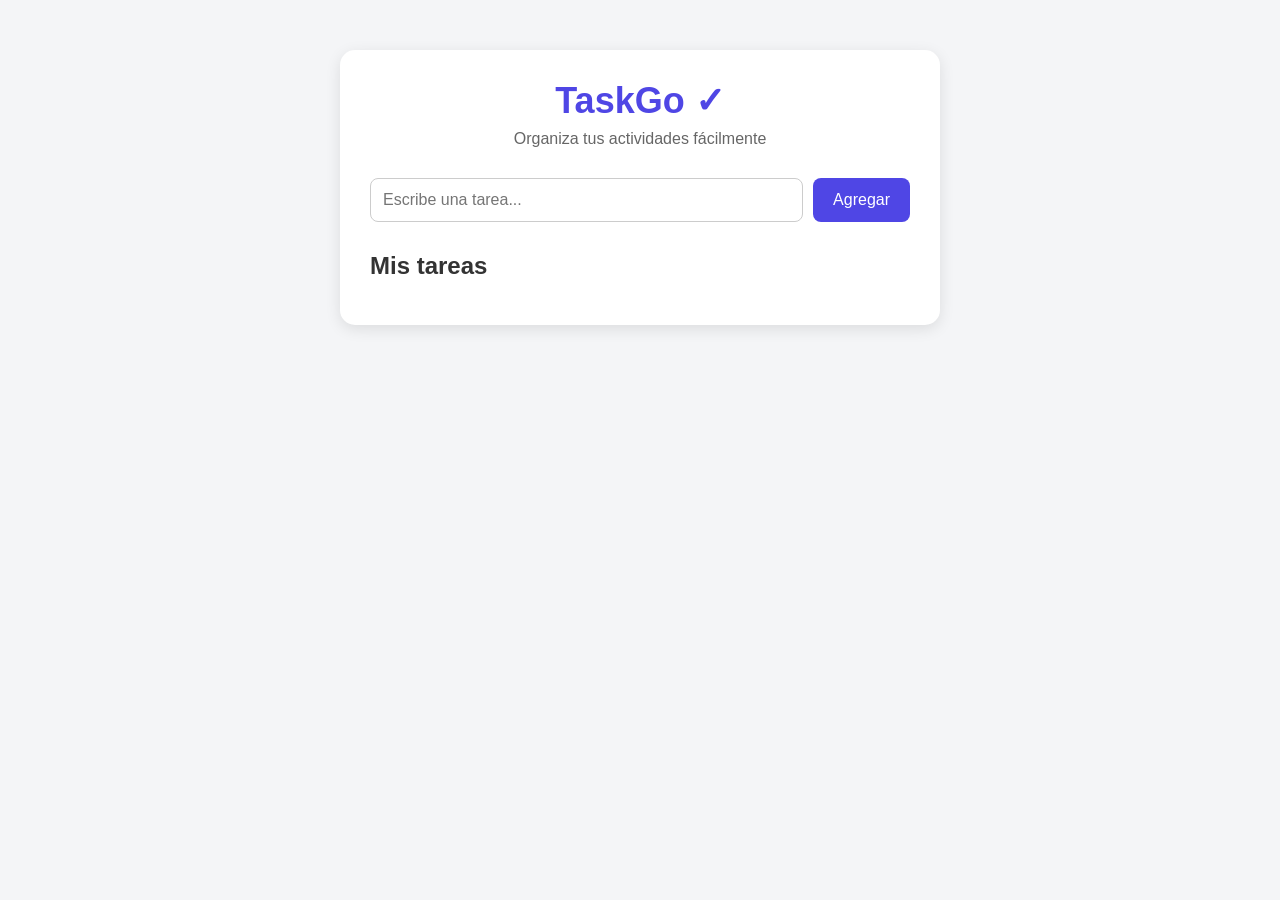
<file: Ejercicio1_Manifest/index.html>
<!DOCTYPE html>
<html lang="es">

<head>
    <meta charset="UTF-8">
    <meta name="viewport" content="width=device-width, initial-scale=1.0">

    <title>TaskGo</title>

    <link rel="manifest" href="manifest.json">
    
    <meta name="theme-color" content="#4f46e5">

    <link rel="stylesheet" href="style.css">
</head>

<body>

    <main class="container">

        <header>
            <h1>TaskGo ✓</h1>
            <p>Organiza tus actividades fácilmente</p>
        </header>

        <section class="nueva-tarea">
            <input
                type="text"
                id="tareaInput"
                placeholder="Escribe una tarea..."
            >

            <button id="agregarBtn">Agregar</button>
        </section>

        <section class="lista-container">
            <h2>Mis tareas</h2>

            <ul id="listaTareas">
                
            </ul>
        </section>

    </main>

    <script src="app.js"></script>

</body>

</html>
</file>
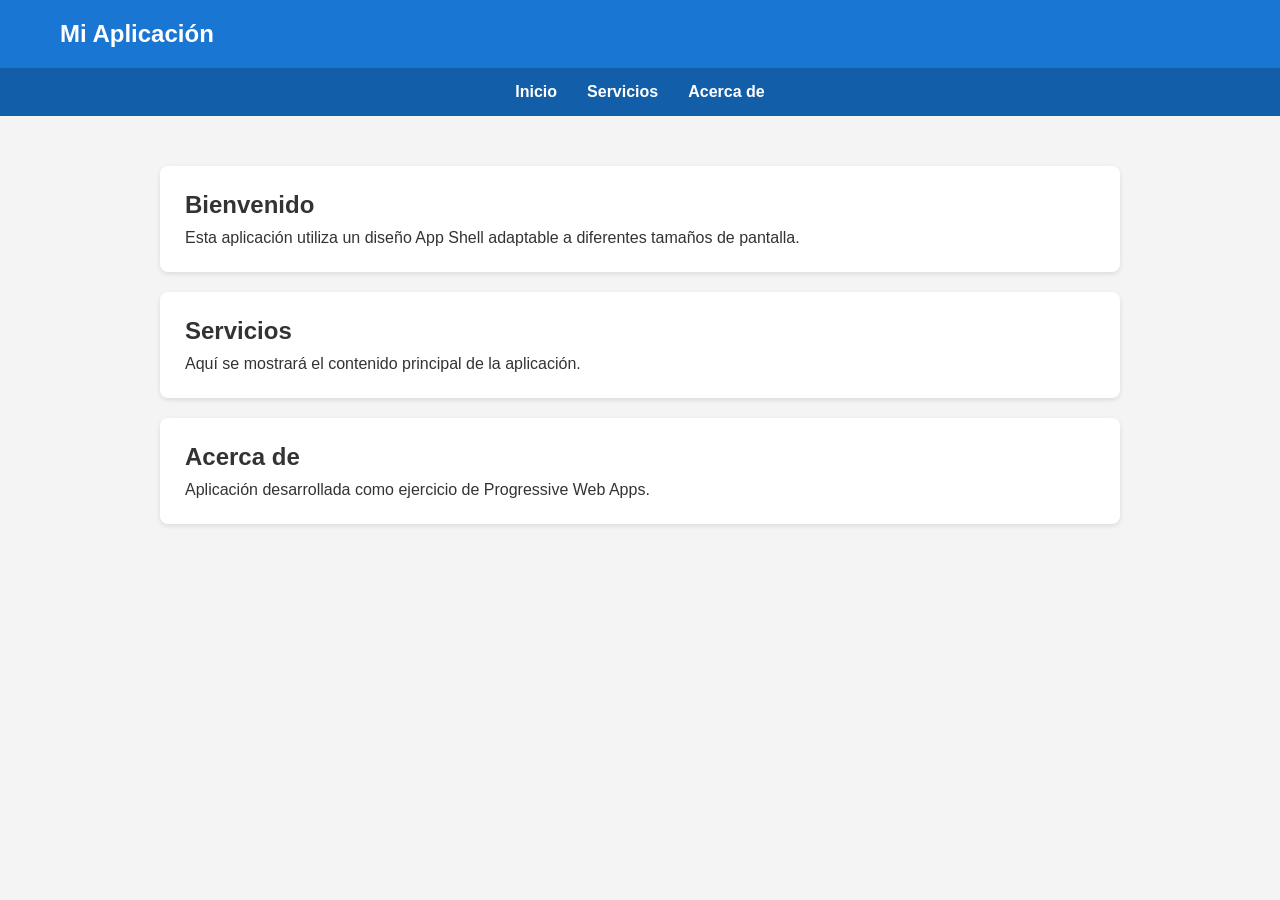
<file: Ejercicio2_AppShell/index.html>
<!DOCTYPE html>
<html lang="es">
<head>
    <meta charset="UTF-8">
    <meta name="viewport" content="width=device-width, initial-scale=1.0">

    <title>Mi PWA - App Shell</title>
    <link rel="manifest" href="manifest.json">

    <meta name="theme-color" content="#1976d2">

    <link rel="icon" href="icons/icon-192.png">

    <link rel="stylesheet" href="css/styles.css">
</head>

<body>

    <header class="header">
        <div class="header-container">
            <h1>Mi Aplicación</h1>

            <button class="menu-button" id="menuButton">
                ☰
            </button>
        </div>

        <nav class="navigation" id="navigation">
            <a href="#inicio">Inicio</a>
            <a href="#servicios">Servicios</a>
            <a href="#acerca">Acerca de</a>
        </nav>
    </header>

    <main class="main-content">

        <section id="inicio">
            <h2>Bienvenido</h2>
            <p>
                Esta aplicación utiliza un diseño App Shell
                adaptable a diferentes tamaños de pantalla.
            </p>
        </section>

        <section id="servicios">
            <h2>Servicios</h2>
            <p>
                Aquí se mostrará el contenido principal de la aplicación.
            </p>
        </section>

        <section id="acerca">
            <h2>Acerca de</h2>
            <p>
                Aplicación desarrollada como ejercicio de Progressive Web Apps.
            </p>
        </section>

    </main>

    <script src="js/app.js"></script>

</body>
</html>
</file>
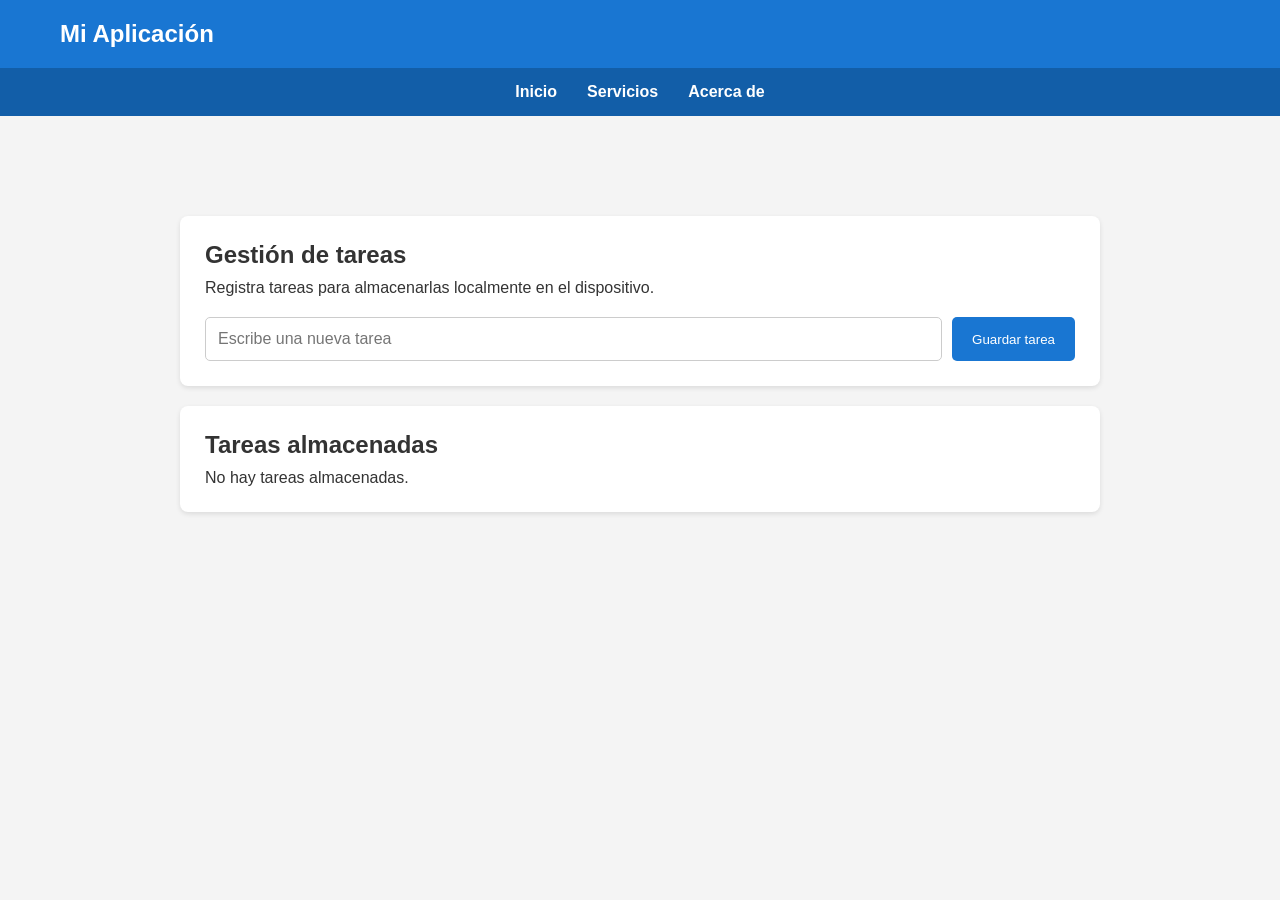
<file: Ejercicio3_ServiceWorker/index.html>
<!DOCTYPE html>
<html lang="es">
<head>
    <meta charset="UTF-8">
    <meta name="viewport" content="width=device-width, initial-scale=1.0">

    <title>Mi PWA - App Shell</title>
    <link rel="manifest" href="manifest.json">

    <meta name="theme-color" content="#1976d2">

    <link rel="icon" href="icons/TaskGo_192x192px.png">

    <link rel="stylesheet" href="css/styles.css">
</head>

<body>

    <header class="header">
        <div class="header-container">
            <h1>Mi Aplicación</h1>

            <button class="menu-button" id="menuButton">
                ☰
            </button>
        </div>

        <nav class="navigation" id="navigation">
            <a href="#inicio">Inicio</a>
            <a href="#servicios">Servicios</a>
            <a href="#acerca">Acerca de</a>
        </nav>
    </header>

    <main class="main-content">

       <main class="main-content">

    <section>
        <h2>Gestión de tareas</h2>

        <p class="description">
            Registra tareas para almacenarlas localmente en el dispositivo.
        </p>

        <div class="task-form">
            <input
                type="text"
                id="taskInput"
                placeholder="Escribe una nueva tarea"
            >

            <button id="saveTaskButton">
                Guardar tarea
            </button>
        </div>
    </section>

    <section>
        <h2>Tareas almacenadas</h2>

        <div id="taskList">
            <p>No hay tareas almacenadas.</p>
        </div>
    </section>

</main>

    </main>

    <script src="js/database.js"></script>
    <script src="js/app.js"></script>
    
</body>
</html>
</file>
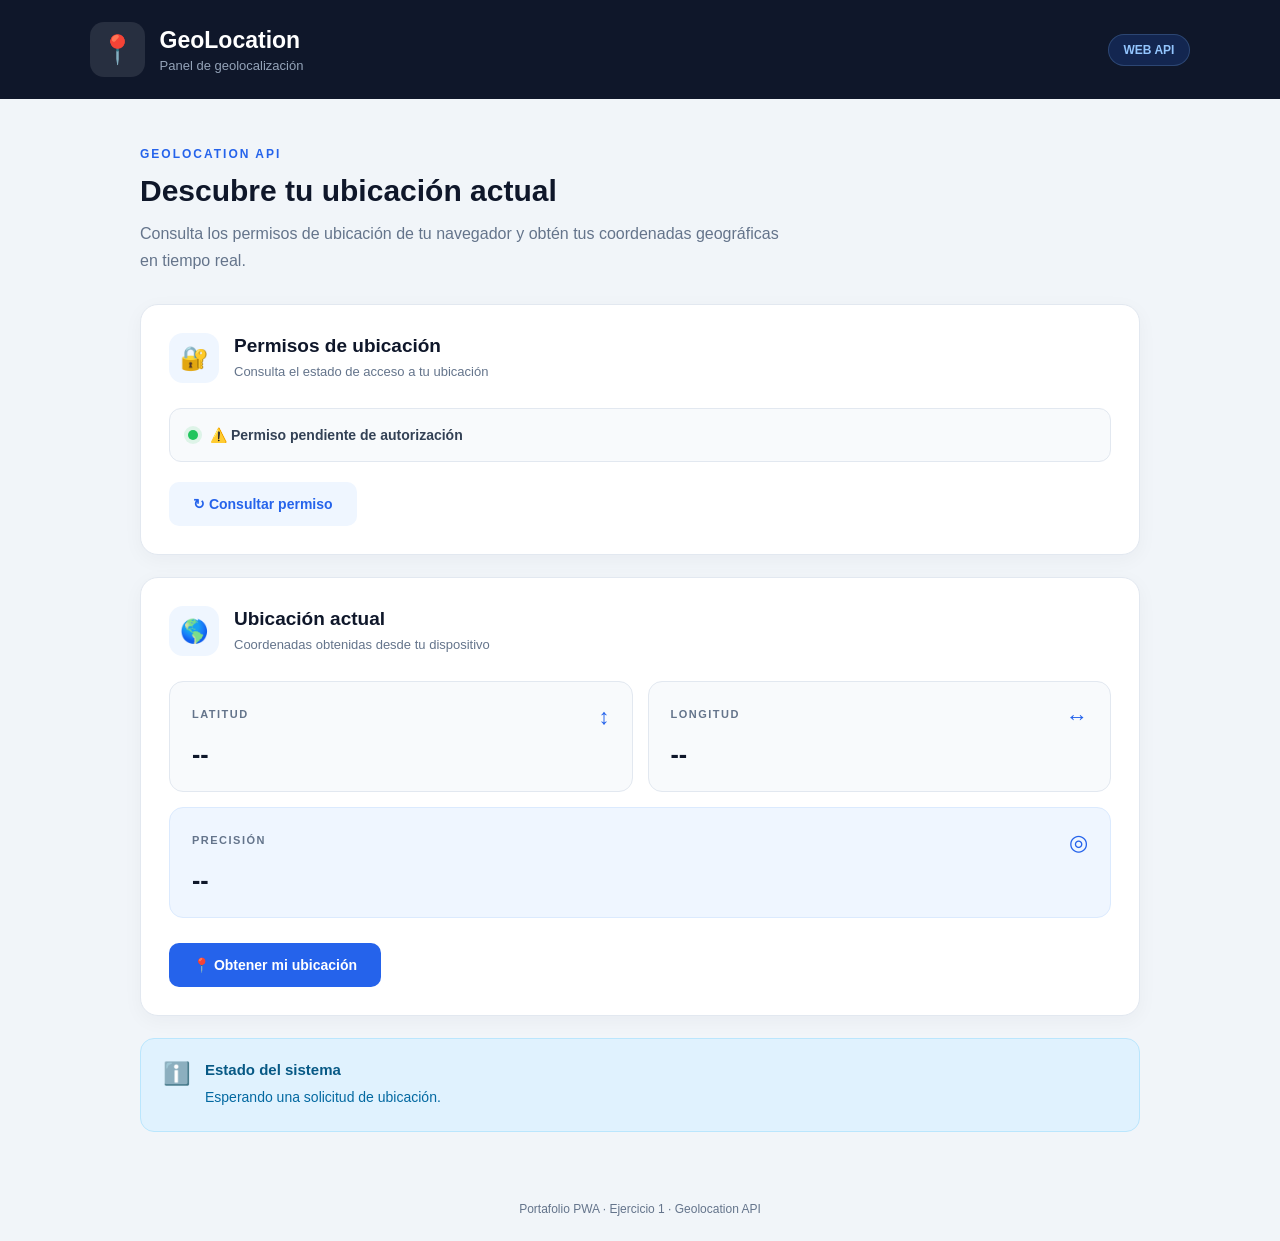
<file: Portafolio_2/Ejercicio1_Geolocalizacion/index.html>
<!DOCTYPE html>
<html lang="es">

<head>
    <meta charset="UTF-8">
    <meta name="viewport" content="width=device-width, initial-scale=1.0">

    <title>GeoLocation | Panel de ubicación</title>

    <link rel="stylesheet" href="styles.css">
</head>

<body>

    <div class="app-container">

        <!-- ENCABEZADO -->

        <header class="header">

            <div class="header-content">

                <div class="logo">📍</div>

                <div>
                    <h1>GeoLocation</h1>
                    <p>Panel de geolocalización</p>
                </div>

            </div>

            <span class="header-badge">WEB API</span>

        </header>

        <main class="main-content">

            <!-- PRESENTACIÓN -->

            <section class="welcome">

                <span class="section-label">GEOLOCATION API</span>

                <h2>Descubre tu ubicación actual</h2>

                <p>
                    Consulta los permisos de ubicación de tu navegador
                    y obtén tus coordenadas geográficas en tiempo real.
                </p>

            </section>

            <!-- PERMISOS -->

            <section class="card permission-card">

                <div class="card-heading">

                    <div class="card-icon">🔐</div>

                    <div>
                        <h3>Permisos de ubicación</h3>
                        <p>Consulta el estado de acceso a tu ubicación</p>
                    </div>

                </div>

                <div class="permission-status">

                    <span class="status-dot"></span>

                    <p id="estadoPermiso">
                        Consultando permisos...
                    </p>

                </div>

                <button id="btnPermiso" class="btn btn-secondary">
                    ↻ Consultar permiso
                </button>

            </section>

            <!-- COORDENADAS -->

            <section class="card location-card">

                <div class="card-heading">

                    <div class="card-icon">🌎</div>

                    <div>
                        <h3>Ubicación actual</h3>
                        <p>Coordenadas obtenidas desde tu dispositivo</p>
                    </div>

                </div>

                <div class="coordinates-grid">

                    <div class="coordinate-box">

                        <span class="coordinate-label">
                            LATITUD
                        </span>

                        <span class="coordinate-icon">↕</span>

                        <p id="latitud">--</p>

                    </div>

                    <div class="coordinate-box">

                        <span class="coordinate-label">
                            LONGITUD
                        </span>

                        <span class="coordinate-icon">↔</span>

                        <p id="longitud">--</p>

                    </div>

                    <div class="coordinate-box precision-box">

                        <span class="coordinate-label">
                            PRECISIÓN
                        </span>

                        <span class="coordinate-icon">◎</span>

                        <p id="precision">--</p>

                    </div>

                </div>

                <button id="btnUbicacion" class="btn btn-primary">
                    📍 Obtener mi ubicación
                </button>

            </section>

            <!-- INFORMACIÓN DEL SISTEMA -->

            <section class="info-card">

                <div class="info-icon">ℹ️</div>

                <div>
                    <h3>Estado del sistema</h3>

                    <p id="mensaje">
                        Esperando una solicitud de ubicación.
                    </p>
                </div>

            </section>

        </main>

        <!-- PIE DE PÁGINA -->

        <footer>
            <p>
                Portafolio PWA · Ejercicio 1 · Geolocation API
            </p>
        </footer>

    </div>

    <script src="app.js"></script>

</body>
</html>
</file>
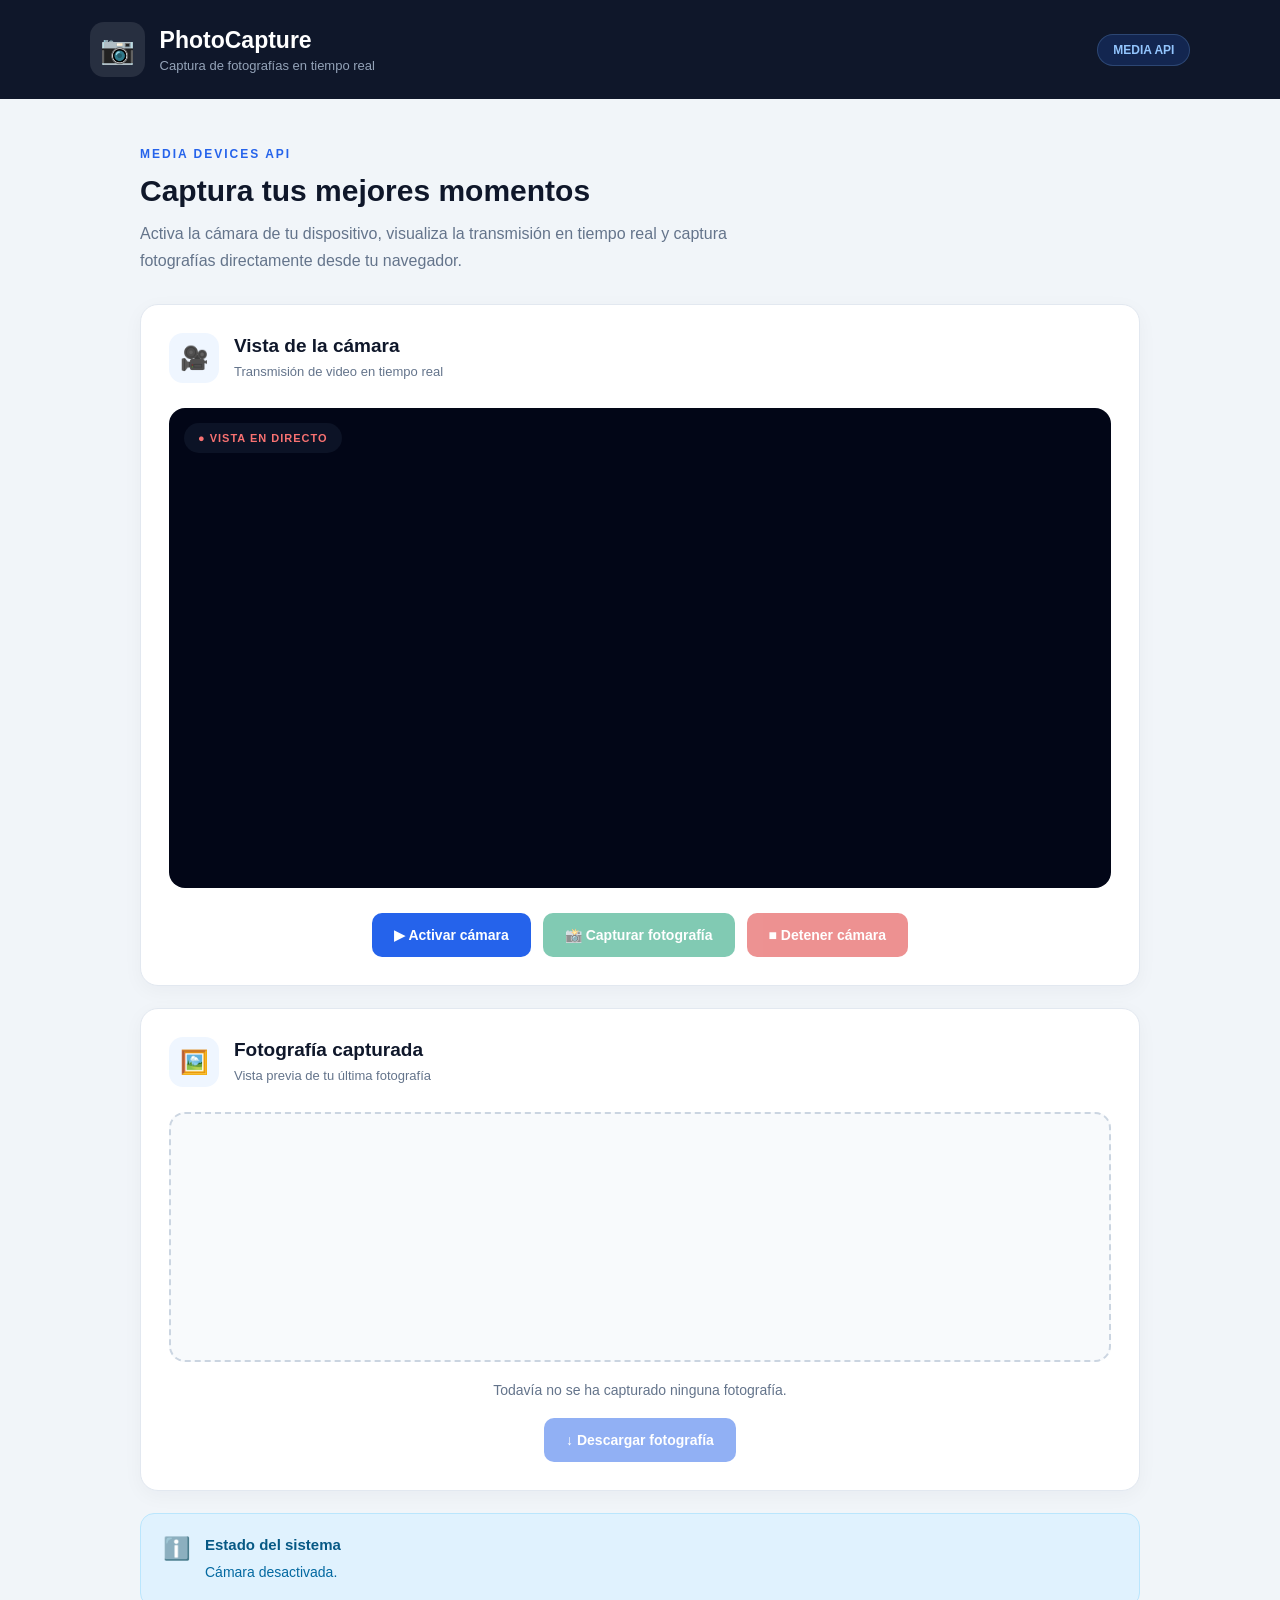
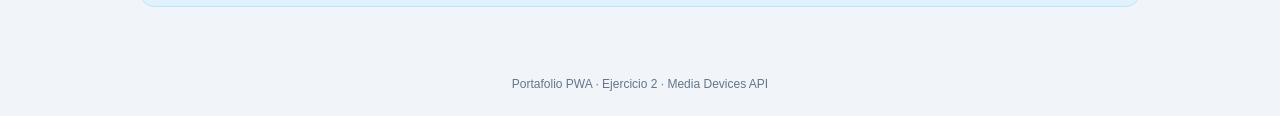
<file: Portafolio_2/Ejercicio2_Camara/index.html>
<!DOCTYPE html>
<html lang="es">

<head>
    <meta charset="UTF-8">
    <meta name="viewport" content="width=device-width, initial-scale=1.0">

    <title>PhotoCapture | Cámara Web</title>

    <link rel="stylesheet" href="styles.css">
</head>

<body>

    <div class="app-container">

        <!-- ENCABEZADO -->

        <header class="header">

            <div class="header-content">

                <div class="logo">📷</div>

                <div>
                    <h1>PhotoCapture</h1>
                    <p>Captura de fotografías en tiempo real</p>
                </div>

            </div>

            <span class="header-badge">MEDIA API</span>

        </header>

        <main class="main-content">

            <!-- PRESENTACIÓN -->

            <section class="welcome">

                <span class="section-label">MEDIA DEVICES API</span>

                <h2>Captura tus mejores momentos</h2>

                <p>
                    Activa la cámara de tu dispositivo, visualiza
                    la transmisión en tiempo real y captura
                    fotografías directamente desde tu navegador.
                </p>

            </section>

            <!-- CÁMARA -->

            <section class="card">

                <div class="card-heading">

                    <div class="card-icon">🎥</div>

                    <div>
                        <h3>Vista de la cámara</h3>
                        <p>Transmisión de video en tiempo real</p>
                    </div>

                </div>

                <div class="camera-container">

                    <video
                        id="video"
                        autoplay
                        playsinline
                        muted>
                    </video>

                    <div class="camera-label">
                        ● VISTA EN DIRECTO
                    </div>

                </div>

                <div class="camera-controls">

                    <button
                        id="btnIniciar"
                        class="btn btn-primary">

                        ▶ Activar cámara

                    </button>

                    <button
                        id="btnCapturar"
                        class="btn btn-capture"
                        disabled>

                        📸 Capturar fotografía

                    </button>

                    <button
                        id="btnDetener"
                        class="btn btn-danger"
                        disabled>

                        ■ Detener cámara

                    </button>

                </div>

            </section>

            <!-- FOTOGRAFÍA -->

            <section class="card">

                <div class="card-heading">

                    <div class="card-icon">🖼️</div>

                    <div>
                        <h3>Fotografía capturada</h3>
                        <p>Vista previa de tu última fotografía</p>
                    </div>

                </div>

                <div class="photo-container">

                    <canvas id="canvas"></canvas>

                </div>

                <p id="mensajeFoto" class="photo-message">
                    Todavía no se ha capturado ninguna fotografía.
                </p>

                <button
                    id="btnDescargar"
                    class="btn btn-primary download-btn"
                    disabled>

                    ↓ Descargar fotografía

                </button>

            </section>

            <!-- ESTADO DEL SISTEMA -->

            <section class="info-card">

                <div class="info-icon">ℹ️</div>

                <div>

                    <h3>Estado del sistema</h3>

                    <p id="estado">
                        Cámara desactivada.
                    </p>

                </div>

            </section>

        </main>

        <!-- PIE DE PÁGINA -->

        <footer>
            <p>
                Portafolio PWA · Ejercicio 2 · Media Devices API
            </p>
        </footer>

    </div>

    <script src="app.js"></script>

</body>
</html>
</file>
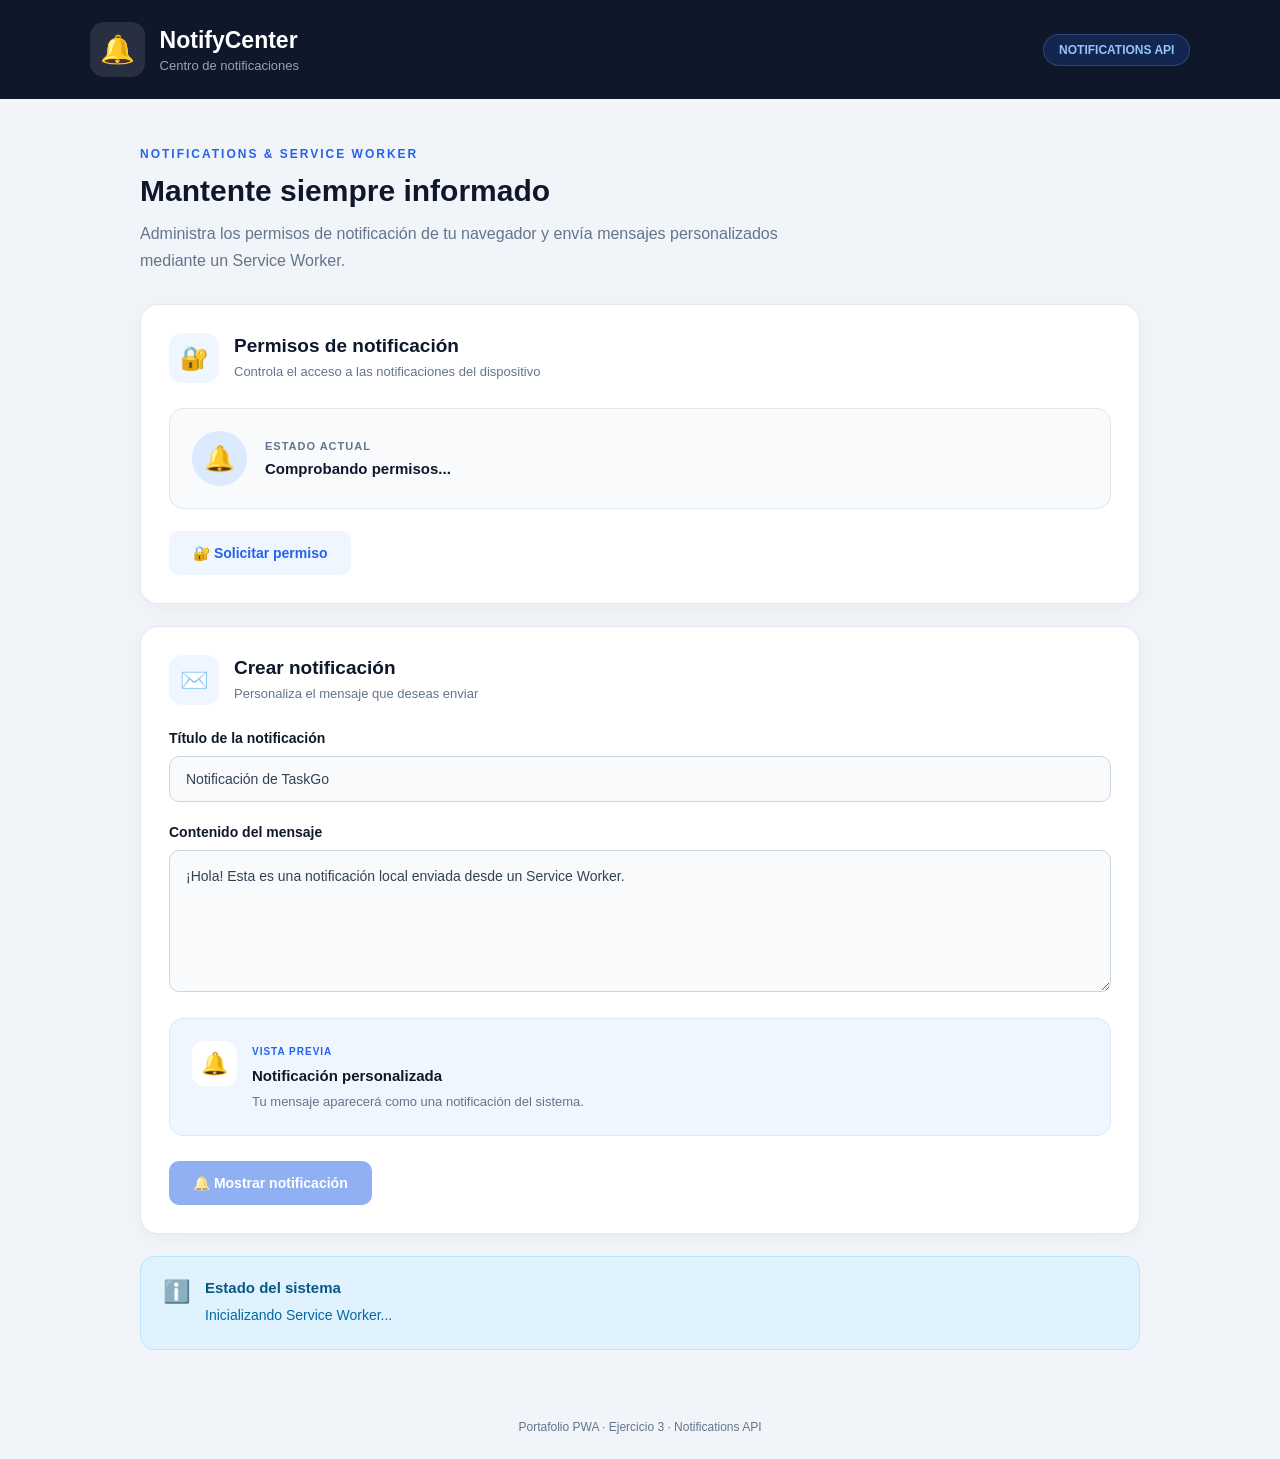
<file: Portafolio_2/Ejercicio3_Notificaciones/index.html>
<!DOCTYPE html>
<html lang="es">

<head>
    <meta charset="UTF-8">
    <meta name="viewport" content="width=device-width, initial-scale=1.0">

    <title>NotifyCenter | Notificaciones PWA</title>

    <link rel="stylesheet" href="styles.css">
</head>

<body>

    <div class="app-container">

        <!-- ENCABEZADO -->

        <header class="header">

            <div class="header-content">

                <div class="logo">🔔</div>

                <div>
                    <h1>NotifyCenter</h1>
                    <p>Centro de notificaciones</p>
                </div>

            </div>

            <span class="header-badge">NOTIFICATIONS API</span>

        </header>

        <main class="main-content">

            <!-- PRESENTACIÓN -->

            <section class="welcome">

                <span class="section-label">
                    NOTIFICATIONS & SERVICE WORKER
                </span>

                <h2>Mantente siempre informado</h2>

                <p>
                    Administra los permisos de notificación de tu
                    navegador y envía mensajes personalizados
                    mediante un Service Worker.
                </p>

            </section>

            <!-- PERMISOS -->

            <section class="card">

                <div class="card-heading">

                    <div class="card-icon">🔐</div>

                    <div>
                        <h3>Permisos de notificación</h3>
                        <p>Controla el acceso a las notificaciones del dispositivo</p>
                    </div>

                </div>

                <div class="permission-status">

                    <div class="permission-indicator">🔔</div>

                    <div>
                        <span class="status-label">ESTADO ACTUAL</span>

                        <p id="estadoPermiso">
                            Comprobando permisos...
                        </p>
                    </div>

                </div>

                <button
                    id="btnPermiso"
                    class="btn btn-secondary">

                    🔐 Solicitar permiso

                </button>

            </section>

            <!-- CREAR NOTIFICACIÓN -->

            <section class="card">

                <div class="card-heading">

                    <div class="card-icon">✉️</div>

                    <div>
                        <h3>Crear notificación</h3>
                        <p>Personaliza el mensaje que deseas enviar</p>
                    </div>

                </div>

                <div class="form-group">

                    <label for="titulo">
                        Título de la notificación
                    </label>

                    <input
                        type="text"
                        id="titulo"
                        placeholder="Escribe un título"
                        value="Notificación de TaskGo"
                    >

                </div>

                <div class="form-group">

                    <label for="contenido">
                        Contenido del mensaje
                    </label>

                    <textarea
                        id="contenido"
                        rows="5"
                        placeholder="Escribe el mensaje de la notificación"
                    >¡Hola! Esta es una notificación local enviada desde un Service Worker.</textarea>

                </div>

                <div class="notification-preview">

                    <div class="preview-icon">🔔</div>

                    <div>
                        <span class="preview-label">
                            VISTA PREVIA
                        </span>

                        <h4>Notificación personalizada</h4>

                        <p>
                            Tu mensaje aparecerá como una
                            notificación del sistema.
                        </p>
                    </div>

                </div>

                <button
                    id="btnNotificar"
                    class="btn btn-primary"
                    disabled>

                    🔔 Mostrar notificación

                </button>

            </section>

            <!-- INFORMACIÓN DEL SISTEMA -->

            <section class="info-card">

                <div class="info-icon">ℹ️</div>

                <div>

                    <h3>Estado del sistema</h3>

                    <p id="estado">
                        Inicializando Service Worker...
                    </p>

                </div>

            </section>

        </main>

        <!-- PIE DE PÁGINA -->

        <footer>
            <p>
                Portafolio PWA · Ejercicio 3 · Notifications API
            </p>
        </footer>

    </div>

    <script src="app.js"></script>

</body>
</html>
</file>
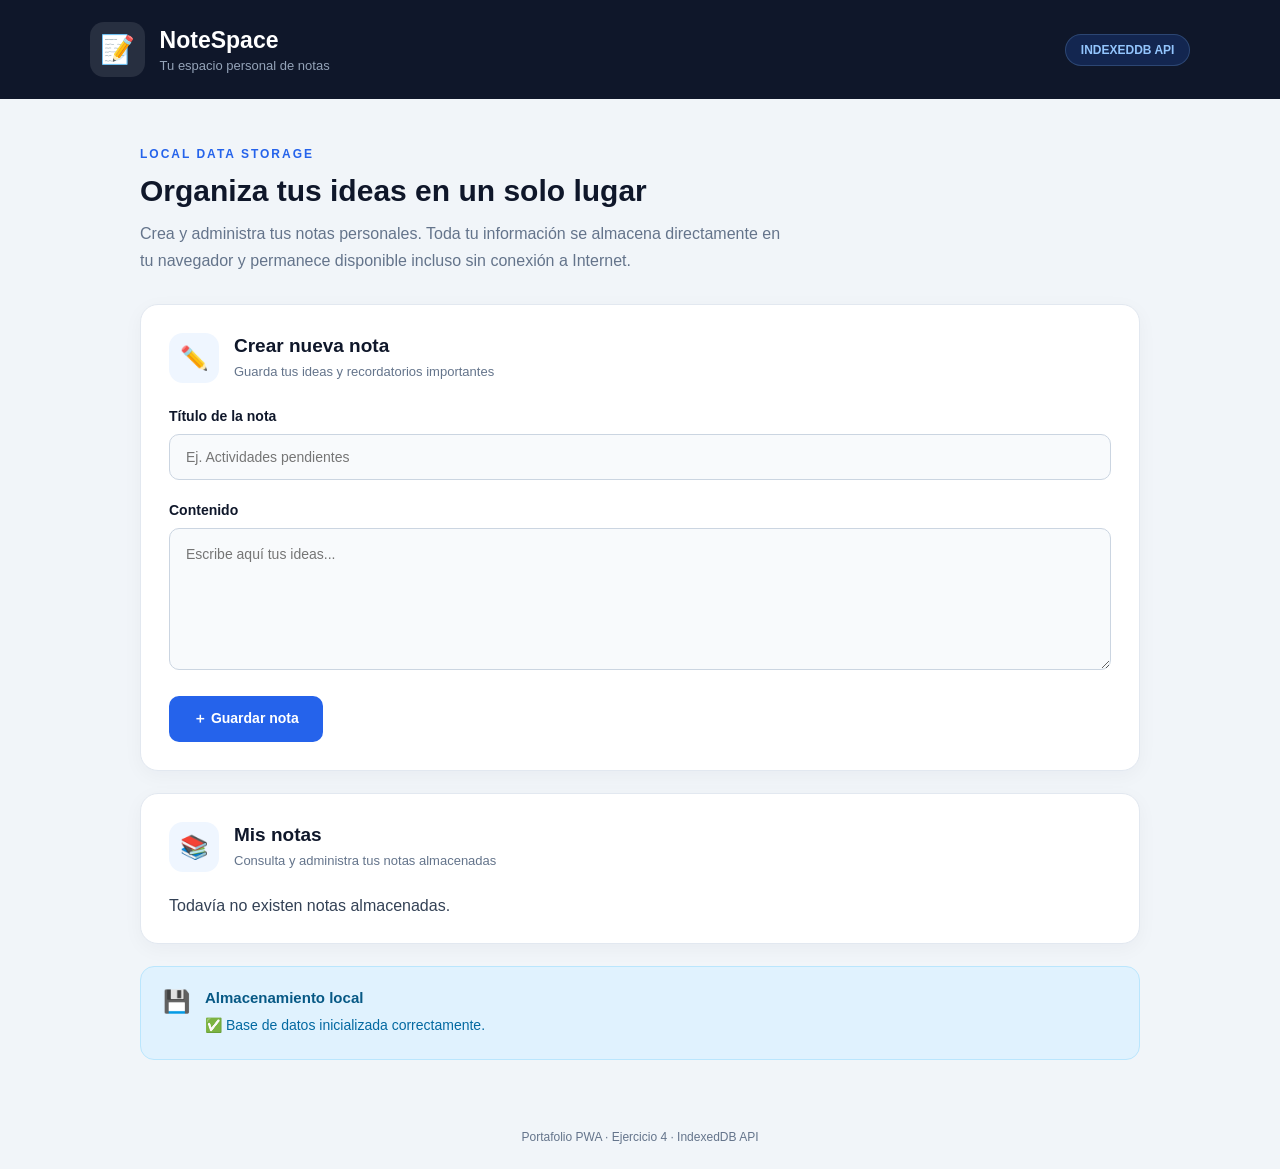
<file: Portafolio_2/Ejercicio4_IndexedDB/index.html>
<!DOCTYPE html>
<html lang="es">

<head>
    <meta charset="UTF-8">
    <meta name="viewport" content="width=device-width, initial-scale=1.0">

    <title>NoteSpace | Gestor de notas</title>

    <link rel="stylesheet" href="styles.css">
</head>

<body>

    <div class="app-container">

        <!-- ENCABEZADO -->

        <header class="header">

            <div class="header-content">

                <div class="logo">📝</div>

                <div>
                    <h1>NoteSpace</h1>
                    <p>Tu espacio personal de notas</p>
                </div>

            </div>

            <span class="header-badge">INDEXEDDB API</span>

        </header>

        <main class="main-content">

            <!-- PRESENTACIÓN -->

            <section class="welcome">

                <span class="section-label">
                    LOCAL DATA STORAGE
                </span>

                <h2>Organiza tus ideas en un solo lugar</h2>

                <p>
                    Crea y administra tus notas personales.
                    Toda tu información se almacena directamente
                    en tu navegador y permanece disponible
                    incluso sin conexión a Internet.
                </p>

            </section>

            <!-- FORMULARIO -->

            <section class="card">

                <div class="card-heading">

                    <div class="card-icon">✏️</div>

                    <div>
                        <h3>Crear nueva nota</h3>
                        <p>Guarda tus ideas y recordatorios importantes</p>
                    </div>

                </div>

                <div class="form-group">

                    <label for="titulo">
                        Título de la nota
                    </label>

                    <input
                        type="text"
                        id="titulo"
                        placeholder="Ej. Actividades pendientes"
                    >

                </div>

                <div class="form-group">

                    <label for="contenido">
                        Contenido
                    </label>

                    <textarea
                        id="contenido"
                        rows="5"
                        placeholder="Escribe aquí tus ideas..."
                    ></textarea>

                </div>

                <button
                    id="btnGuardar"
                    class="btn btn-primary">

                    ＋ Guardar nota

                </button>

            </section>

            <!-- NOTAS GUARDADAS -->

            <section class="card">

                <div class="card-heading">

                    <div class="card-icon">📚</div>

                    <div>
                        <h3>Mis notas</h3>
                        <p>Consulta y administra tus notas almacenadas</p>
                    </div>

                </div>

                <div id="listaNotas" class="notes-grid">

                    <p>Cargando notas...</p>

                </div>

            </section>

            <!-- ESTADO DEL SISTEMA -->

            <section class="info-card">

                <div class="info-icon">💾</div>

                <div>

                    <h3>Almacenamiento local</h3>

                    <p id="estado">
                        Inicializando base de datos...
                    </p>

                </div>

            </section>

        </main>

        <!-- PIE DE PÁGINA -->

        <footer>
            <p>
                Portafolio PWA · Ejercicio 4 · IndexedDB API
            </p>
        </footer>

    </div>

    <script src="database.js"></script>
    <script src="app.js"></script>

</body>
</html>
</file>
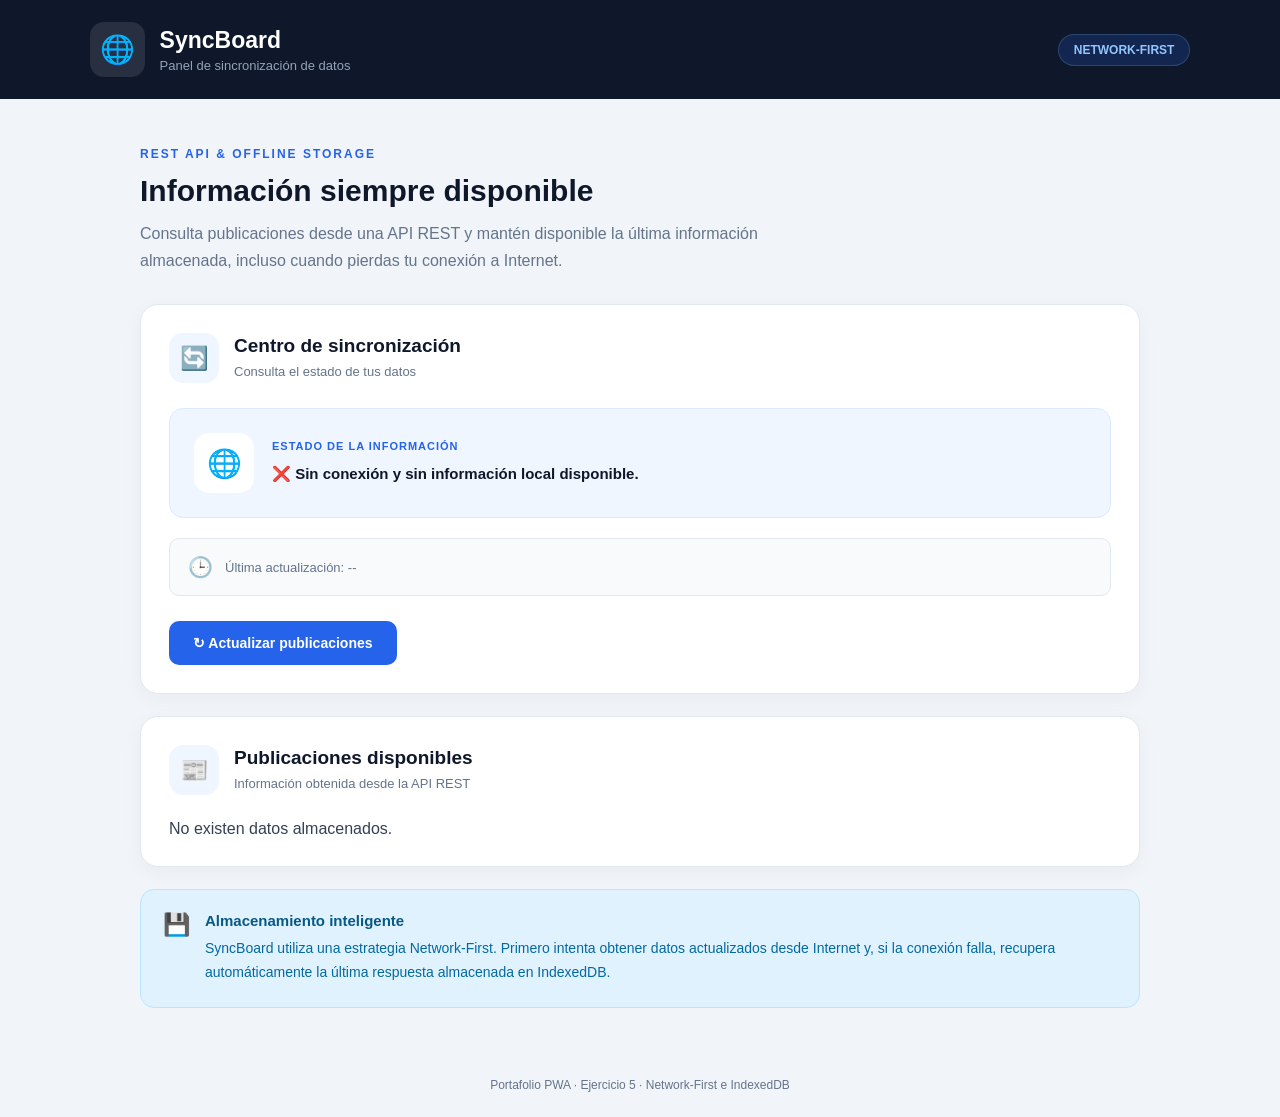
<file: Portafolio_2/Ejercicio5_CacheDinamica/index.html>
<!DOCTYPE html>
<html lang="es">

<head>
    <meta charset="UTF-8">
    <meta name="viewport" content="width=device-width, initial-scale=1.0">

    <title>SyncBoard | Publicaciones PWA</title>

    <link rel="stylesheet" href="styles.css">
</head>

<body>

    <div class="app-container">

        <!-- ENCABEZADO -->

        <header class="header">

            <div class="header-content">

                <div class="logo">🌐</div>

                <div>
                    <h1>SyncBoard</h1>
                    <p>Panel de sincronización de datos</p>
                </div>

            </div>

            <span class="header-badge">NETWORK-FIRST</span>

        </header>

        <main class="main-content">

            <!-- PRESENTACIÓN -->

            <section class="welcome">

                <span class="section-label">
                    REST API & OFFLINE STORAGE
                </span>

                <h2>Información siempre disponible</h2>

                <p>
                    Consulta publicaciones desde una API REST
                    y mantén disponible la última información
                    almacenada, incluso cuando pierdas
                    tu conexión a Internet.
                </p>

            </section>

            <!-- SINCRONIZACIÓN -->

            <section class="card sync-card">

                <div class="card-heading">

                    <div class="card-icon">🔄</div>

                    <div>
                        <h3>Centro de sincronización</h3>
                        <p>Consulta el estado de tus datos</p>
                    </div>

                </div>

                <div class="sync-status">

                    <div class="sync-indicator">🌐</div>

                    <div>

                        <span class="status-label">
                            ESTADO DE LA INFORMACIÓN
                        </span>

                        <p id="estado">
                            Inicializando aplicación...
                        </p>

                    </div>

                </div>

                <div class="update-info">

                    <div class="update-icon">🕒</div>

                    <p id="ultimaActualizacion">
                        Última actualización: --
                    </p>

                </div>

                <button
                    id="btnActualizar"
                    class="btn btn-primary">

                    ↻ Actualizar publicaciones

                </button>

            </section>

            <!-- PUBLICACIONES -->

            <section class="card">

                <div class="card-heading">

                    <div class="card-icon">📰</div>

                    <div>
                        <h3>Publicaciones disponibles</h3>
                        <p>Información obtenida desde la API REST</p>
                    </div>

                </div>

                <div id="listaPublicaciones" class="posts-grid">

                    <p>Cargando información...</p>

                </div>

            </section>

            <!-- INFORMACIÓN -->

            <section class="info-card">

                <div class="info-icon">💾</div>

                <div>

                    <h3>Almacenamiento inteligente</h3>

                    <p>
                        SyncBoard utiliza una estrategia Network-First.
                        Primero intenta obtener datos actualizados
                        desde Internet y, si la conexión falla,
                        recupera automáticamente la última
                        respuesta almacenada en IndexedDB.
                    </p>

                </div>

            </section>

        </main>

        <!-- PIE DE PÁGINA -->

        <footer>
            <p>
                Portafolio PWA · Ejercicio 5 · Network-First e IndexedDB
            </p>
        </footer>

    </div>

    <script src="database.js"></script>
    <script src="app.js"></script>

</body>
</html>
</file>
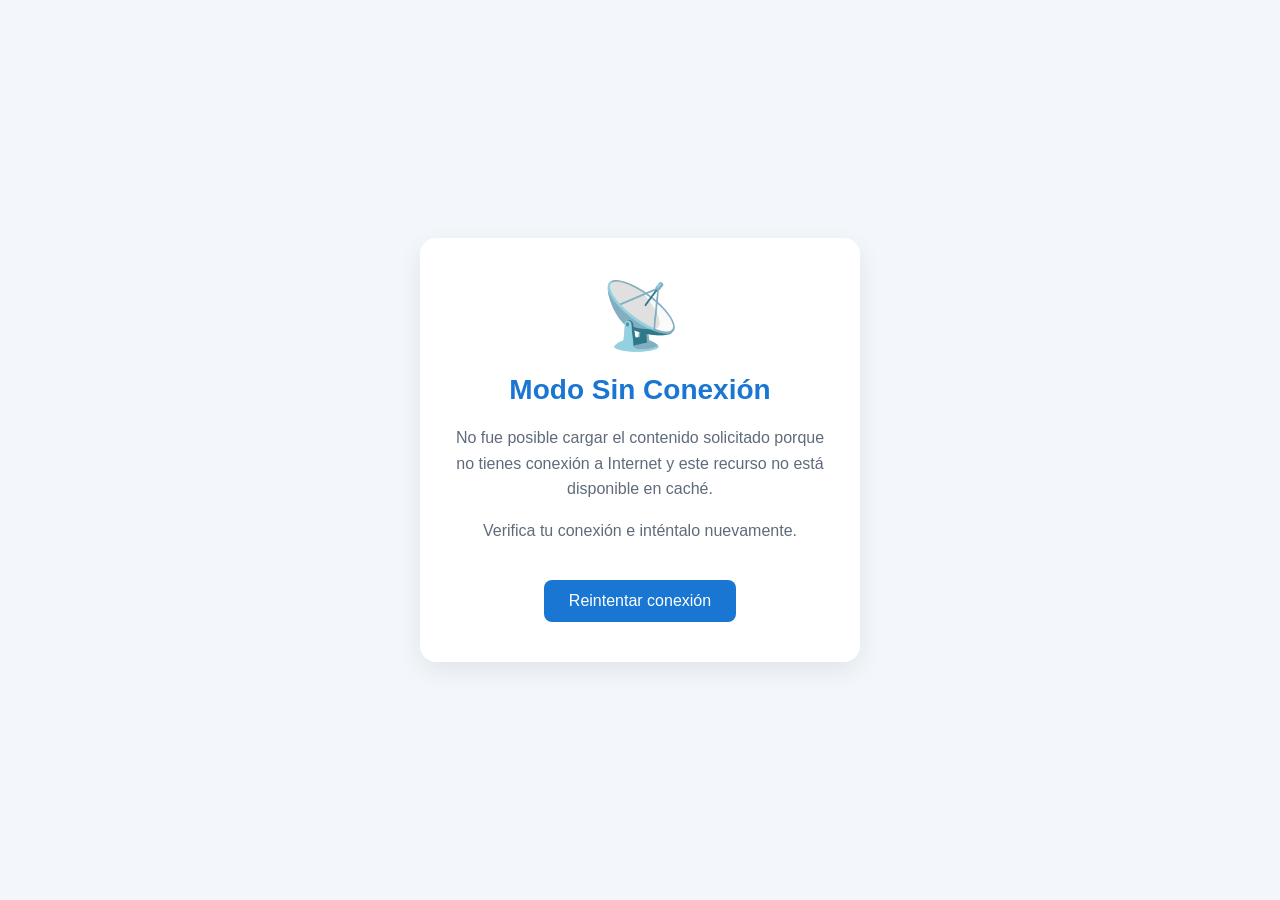
<file: Ejercicio5_OfflineFallback/offline.html>
<!DOCTYPE html>
<html lang="es">
<head>
    <meta charset="UTF-8">
    <meta name="viewport" content="width=device-width, initial-scale=1.0">
    <title>Modo Sin Conexión</title>

    <style>
        * {
            box-sizing: border-box;
        }

        body {
            margin: 0;
            min-height: 100vh;
            display: flex;
            justify-content: center;
            align-items: center;
            background: #f3f6fb;
            font-family: Arial, sans-serif;
            color: #243247;
        }

        .offline-container {
            max-width: 440px;
            margin: 20px;
            padding: 40px 30px;
            background: white;
            border-radius: 16px;
            text-align: center;
            box-shadow: 0 8px 25px rgba(0, 0, 0, 0.08);
        }

        .offline-icon {
            font-size: 65px;
            margin-bottom: 20px;
        }

        h1 {
            color: #1976d2;
            font-size: 28px;
        }

        p {
            line-height: 1.6;
            color: #5f6b7a;
        }

        button {
            margin-top: 20px;
            padding: 12px 25px;
            border: none;
            border-radius: 8px;
            background: #1976d2;
            color: white;
            font-size: 16px;
            cursor: pointer;
        }

        button:hover {
            background: #1259a3;
        }
    </style>
</head>

<body>
    <main class="offline-container">
        <div class="offline-icon">📡</div>

        <h1>Modo Sin Conexión</h1>

        <p>
            No fue posible cargar el contenido solicitado
            porque no tienes conexión a Internet y
            este recurso no está disponible en caché.
        </p>

        <p>
            Verifica tu conexión e inténtalo nuevamente.
        </p>

        <button onclick="window.location.reload()">
            Reintentar conexión
        </button>
    </main>
</body>
</html>
</file>
<file: Ejercicio1_Manifest/style.css>
* {
    margin: 0;
    padding: 0;
    box-sizing: border-box;
}

body {
    font-family: Arial, sans-serif;
    background-color: #f4f5f7;
    min-height: 100vh;

    display: flex;
    justify-content: center;
    align-items: flex-start;

    padding: 50px 20px;
}

.container {
    width: 100%;
    max-width: 600px;
    background-color: white;

    padding: 30px;

    border-radius: 15px;

    box-shadow: 0 4px 15px rgba(0, 0, 0, 0.1);
}

header {
    text-align: center;
    margin-bottom: 30px;
}

header h1 {
    color: #4f46e5;
    font-size: 36px;
}

header p {
    color: #666;
    margin-top: 8px;
}

.nueva-tarea {
    display: flex;
    gap: 10px;
    margin-bottom: 30px;
}

.nueva-tarea input {
    flex: 1;

    padding: 12px;

    border: 1px solid #ccc;
    border-radius: 8px;

    font-size: 16px;
}

.nueva-tarea button {
    padding: 12px 20px;

    border: none;
    border-radius: 8px;

    background-color: #4f46e5;
    color: white;

    font-size: 16px;
    cursor: pointer;
}

.nueva-tarea button:hover {
    background-color: #3730a3;
}

.lista-container h2 {
    margin-bottom: 15px;
    color: #333;
}

#listaTareas {
    list-style: none;
}

#listaTareas li {
    display: flex;
    justify-content: space-between;
    align-items: center;

    padding: 15px;

    margin-bottom: 10px;

    background-color: #f8f8f8;

    border-radius: 8px;

    border-left: 4px solid #4f46e5;
}

.texto-tarea {
    flex: 1;
    color: #333;
}

.acciones {
    display: flex;
    gap: 8px;
}

.acciones button {
    width: 35px;
    height: 35px;

    border: none;
    border-radius: 6px;

    cursor: pointer;

    font-size: 16px;
}

.completar {
    background-color: #22c55e;
    color: white;
}

.eliminar {
    background-color: #ef4444;
    color: white;
}

.completada {
    opacity: 0.6;
}

.completada .texto-tarea {
    text-decoration: line-through;
}
</file>
<file: Ejercicio2_AppShell/css/styles.css>
* {
    margin: 0;
    padding: 0;
    box-sizing: border-box;
}

body {
    font-family: Arial, sans-serif;
    background-color: #f4f4f4;
    color: #333;
}

/* HEADER */

.header {
    background-color: #1976d2;
    color: white;
}

.header-container {
    max-width: 1200px;
    margin: auto;
    padding: 20px;

    display: flex;
    align-items: center;
    justify-content: space-between;
}

.header h1 {
    font-size: 24px;
}

/* NAVEGACIÓN */

.navigation {
    display: flex;
    justify-content: center;
    gap: 30px;

    background-color: #125ea8;
    padding: 15px;
}

.navigation a {
    color: white;
    text-decoration: none;
    font-weight: bold;
}

.navigation a:hover {
    text-decoration: underline;
}

/* BOTÓN MÓVIL */

.menu-button {
    display: none;
    border: none;
    background: transparent;
    color: white;
    font-size: 28px;
    cursor: pointer;
}

/* CONTENIDO */

.main-content {
    max-width: 1000px;
    margin: 30px auto;
    padding: 20px;
}

.main-content section {
    background-color: white;
    padding: 25px;
    margin-bottom: 20px;
    border-radius: 8px;

    box-shadow: 0 2px 5px rgba(0, 0, 0, 0.1);
}

.main-content h2 {
    margin-bottom: 10px;
}

/* DISEÑO RESPONSIVO */

@media (max-width: 768px) {

    .menu-button {
        display: block;
    }

    .navigation {
        display: none;
        flex-direction: column;
        gap: 15px;
        text-align: center;
    }

    .navigation.active {
        display: flex;
    }

    .main-content {
        margin: 15px auto;
        padding: 15px;
    }

    .header h1 {
        font-size: 20px;
    }
}
</file>
<file: Ejercicio3_ServiceWorker/css/styles.css>
* {
    margin: 0;
    padding: 0;
    box-sizing: border-box;
}

body {
    font-family: Arial, sans-serif;
    background-color: #f4f4f4;
    color: #333;
}

/* HEADER */

.header {
    background-color: #1976d2;
    color: white;
}

.header-container {
    max-width: 1200px;
    margin: auto;
    padding: 20px;

    display: flex;
    align-items: center;
    justify-content: space-between;
}

.header h1 {
    font-size: 24px;
}

/* NAVEGACIÓN */

.navigation {
    display: flex;
    justify-content: center;
    gap: 30px;

    background-color: #125ea8;
    padding: 15px;
}

.navigation a {
    color: white;
    text-decoration: none;
    font-weight: bold;
}

.navigation a:hover {
    text-decoration: underline;
}

/* BOTÓN MÓVIL */

.menu-button {
    display: none;
    border: none;
    background: transparent;
    color: white;
    font-size: 28px;
    cursor: pointer;
}

/* CONTENIDO */

.main-content {
    max-width: 1000px;
    margin: 30px auto;
    padding: 20px;
}

.main-content section {
    background-color: white;
    padding: 25px;
    margin-bottom: 20px;
    border-radius: 8px;

    box-shadow: 0 2px 5px rgba(0, 0, 0, 0.1);
}

.main-content h2 {
    margin-bottom: 10px;
}

/* DISEÑO RESPONSIVO */

@media (max-width: 768px) {

    .menu-button {
        display: block;
    }

    .navigation {
        display: none;
        flex-direction: column;
        gap: 15px;
        text-align: center;
    }

    .navigation.active {
        display: flex;
    }

    .main-content {
        margin: 15px auto;
        padding: 15px;
    }

    .header h1 {
        font-size: 20px;
    }
}

/* GESTIÓN DE TAREAS */

.description {
    margin-bottom: 20px;
}

.task-form {
    display: flex;
    gap: 10px;
}

.task-form input {
    flex: 1;
    padding: 12px;
    border: 1px solid #ccc;
    border-radius: 5px;
    font-size: 16px;
}

.task-form button {
    padding: 12px 20px;
    border: none;
    border-radius: 5px;
    background-color: #1976d2;
    color: white;
    cursor: pointer;
}

.task-form button:hover {
    background-color: #125ea8;
}

.task-item {
    display: flex;
    justify-content: space-between;
    align-items: center;

    padding: 15px;
    margin-bottom: 10px;

    background-color: #f4f4f4;
    border-radius: 5px;
}

.delete-button {
    padding: 8px 12px;
    border: none;
    border-radius: 4px;

    background-color: #d32f2f;
    color: white;
    cursor: pointer;
}

@media (max-width: 600px) {
    .task-form {
        flex-direction: column;
    }

    .task-form button {
        width: 100%;
    }
}
</file>
<file: Portafolio_2/Ejercicio1_Geolocalizacion/styles.css>
/* ==========================================
   CONFIGURACIÓN GENERAL
========================================== */

:root {
    --primary: #2563eb;
    --primary-dark: #1d4ed8;
    --navy: #0f172a;
    --background: #f1f5f9;
    --white: #ffffff;
    --text: #334155;
    --muted: #64748b;
    --border: #e2e8f0;
}

* {
    margin: 0;
    padding: 0;
    box-sizing: border-box;
}

body {
    font-family: "Segoe UI", Arial, sans-serif;
    background: var(--background);
    color: var(--text);
    min-height: 100vh;
}

.app-container {
    min-height: 100vh;
    display: flex;
    flex-direction: column;
}

/* ==========================================
   ENCABEZADO
========================================== */

.header {
    background: var(--navy);
    color: white;
    padding: 22px 7%;
    display: flex;
    justify-content: space-between;
    align-items: center;
    gap: 20px;
}

.header-content {
    display: flex;
    align-items: center;
    gap: 15px;
}

.logo {
    width: 55px;
    height: 55px;
    background: rgba(255, 255, 255, 0.1);
    border-radius: 14px;
    display: flex;
    justify-content: center;
    align-items: center;
    font-size: 28px;
}

.header h1 {
    font-size: 23px;
    font-weight: 700;
}

.header p {
    color: #94a3b8;
    font-size: 13px;
    margin-top: 4px;
}

.header-badge {
    background: rgba(37, 99, 235, 0.2);
    color: #93c5fd;
    border: 1px solid rgba(147, 197, 253, 0.2);
    padding: 8px 15px;
    border-radius: 30px;
    font-size: 12px;
    font-weight: 600;
}

/* ==========================================
   CONTENIDO
========================================== */

.main-content {
    width: 100%;
    max-width: 1050px;
    margin: 0 auto;
    padding: 45px 25px;
    flex: 1;
}

/* ==========================================
   PRESENTACIÓN
========================================== */

.welcome {
    margin-bottom: 30px;
}

.section-label {
    color: var(--primary);
    font-size: 12px;
    font-weight: 700;
    letter-spacing: 2px;
}

.welcome h2 {
    font-size: 30px;
    color: var(--navy);
    margin: 12px 0;
}

.welcome p {
    color: var(--muted);
    line-height: 1.7;
    max-width: 650px;
}

/* ==========================================
   TARJETAS
========================================== */

.card {
    background: var(--white);
    border: 1px solid var(--border);
    border-radius: 18px;
    padding: 28px;
    margin-bottom: 22px;
    box-shadow: 0 5px 20px rgba(15, 23, 42, 0.04);
}

.card-heading {
    display: flex;
    align-items: center;
    gap: 15px;
    margin-bottom: 25px;
}

.card-icon {
    width: 50px;
    height: 50px;
    background: #eff6ff;
    border-radius: 14px;
    display: flex;
    align-items: center;
    justify-content: center;
    font-size: 23px;
    flex-shrink: 0;
}

.card-heading h3 {
    font-size: 19px;
    color: var(--navy);
    margin-bottom: 5px;
}

.card-heading p {
    color: var(--muted);
    font-size: 13px;
    line-height: 1.5;
}

/* ==========================================
   PERMISOS
========================================== */

.permission-status {
    display: flex;
    align-items: center;
    gap: 12px;
    background: #f8fafc;
    border: 1px solid var(--border);
    padding: 18px;
    border-radius: 12px;
    margin-bottom: 20px;
}

.status-dot {
    width: 10px;
    height: 10px;
    background: #22c55e;
    border-radius: 50%;
    flex-shrink: 0;
    box-shadow: 0 0 0 4px rgba(34, 197, 94, 0.12);
}

#estadoPermiso {
    font-size: 14px;
    font-weight: 600;
}

/* ==========================================
   COORDENADAS
========================================== */

.coordinates-grid {
    display: grid;
    grid-template-columns: repeat(2, minmax(0, 1fr));
    gap: 15px;
    margin-bottom: 25px;
}

.coordinate-box {
    background: #f8fafc;
    border: 1px solid var(--border);
    border-radius: 14px;
    padding: 22px;
    min-width: 0;
}

.coordinate-label {
    font-size: 11px;
    font-weight: 700;
    color: var(--muted);
    letter-spacing: 1.5px;
}

.coordinate-icon {
    float: right;
    color: var(--primary);
    font-size: 22px;
}

.coordinate-box p {
    margin-top: 18px;
    font-size: 25px;
    font-weight: 700;
    color: var(--navy);
    overflow-wrap: anywhere;
}

.precision-box {
    grid-column: 1 / -1;
    background: #eff6ff;
    border-color: #dbeafe;
}

/* ==========================================
   BOTONES
========================================== */

.btn {
    border: none;
    padding: 14px 24px;
    border-radius: 10px;
    font-family: inherit;
    font-size: 14px;
    font-weight: 600;
    cursor: pointer;
    transition: background 0.2s, transform 0.2s;
}

.btn:hover:not(:disabled) {
    transform: translateY(-2px);
}

.btn:disabled {
    opacity: 0.6;
    cursor: not-allowed;
}

.btn-primary {
    background: var(--primary);
    color: white;
}

.btn-primary:hover:not(:disabled) {
    background: var(--primary-dark);
}

.btn-secondary {
    background: #eff6ff;
    color: var(--primary);
}

.btn-secondary:hover:not(:disabled) {
    background: #dbeafe;
}

/* ==========================================
   INFORMACIÓN DEL SISTEMA
========================================== */

.info-card {
    display: flex;
    gap: 15px;
    padding: 22px;
    background: #e0f2fe;
    border: 1px solid #bae6fd;
    border-radius: 14px;
}

.info-icon {
    font-size: 22px;
}

.info-card h3 {
    font-size: 15px;
    color: #075985;
    margin-bottom: 8px;
}

.info-card p {
    color: #0369a1;
    font-size: 14px;
    line-height: 1.6;
}

/* ==========================================
   PIE DE PÁGINA
========================================== */

footer {
    text-align: center;
    padding: 25px;
    color: var(--muted);
    font-size: 12px;
}

/* ==========================================
   DISEÑO RESPONSIVO
========================================== */

@media (max-width: 600px) {

    .header {
        padding: 18px 20px;
    }

    .header h1 {
        font-size: 19px;
    }

    .header-badge {
        display: none;
    }

    .main-content {
        padding: 30px 15px;
    }

    .welcome h2 {
        font-size: 24px;
    }

    .card {
        padding: 20px;
    }

    .coordinates-grid {
        grid-template-columns: 1fr;
    }

    .precision-box {
        grid-column: auto;
    }

    .coordinate-box p {
        font-size: 22px;
    }

    .btn {
        width: 100%;
    }

}
</file>
<file: Portafolio_2/Ejercicio2_Camara/styles.css>
/* ==========================================
   CONFIGURACIÓN GENERAL
========================================== */

:root {
    --primary: #2563eb;
    --primary-dark: #1d4ed8;
    --navy: #0f172a;
    --background: #f1f5f9;
    --white: #ffffff;
    --text: #334155;
    --muted: #64748b;
    --border: #e2e8f0;
    --danger: #dc2626;
}

* {
    margin: 0;
    padding: 0;
    box-sizing: border-box;
}

body {
    font-family: "Segoe UI", Arial, sans-serif;
    background: var(--background);
    color: var(--text);
    min-height: 100vh;
}

.app-container {
    min-height: 100vh;
    display: flex;
    flex-direction: column;
}

/* ==========================================
   ENCABEZADO
========================================== */

.header {
    background: var(--navy);
    color: white;
    padding: 22px 7%;
    display: flex;
    justify-content: space-between;
    align-items: center;
    gap: 20px;
}

.header-content {
    display: flex;
    align-items: center;
    gap: 15px;
}

.logo {
    width: 55px;
    height: 55px;
    background: rgba(255, 255, 255, 0.1);
    border-radius: 14px;
    display: flex;
    justify-content: center;
    align-items: center;
    font-size: 28px;
}

.header h1 {
    font-size: 23px;
}

.header p {
    color: #94a3b8;
    font-size: 13px;
    margin-top: 4px;
}

.header-badge {
    background: rgba(37, 99, 235, 0.2);
    color: #93c5fd;
    border: 1px solid rgba(147, 197, 253, 0.2);
    padding: 8px 15px;
    border-radius: 30px;
    font-size: 12px;
    font-weight: 600;
}

/* ==========================================
   CONTENIDO
========================================== */

.main-content {
    width: 100%;
    max-width: 1050px;
    margin: 0 auto;
    padding: 45px 25px;
    flex: 1;
}

/* ==========================================
   PRESENTACIÓN
========================================== */

.welcome {
    margin-bottom: 30px;
}

.section-label {
    color: var(--primary);
    font-size: 12px;
    font-weight: 700;
    letter-spacing: 2px;
}

.welcome h2 {
    font-size: 30px;
    color: var(--navy);
    margin: 12px 0;
}

.welcome p {
    color: var(--muted);
    line-height: 1.7;
    max-width: 650px;
}

/* ==========================================
   TARJETAS
========================================== */

.card {
    background: var(--white);
    border: 1px solid var(--border);
    border-radius: 18px;
    padding: 28px;
    margin-bottom: 22px;
    box-shadow: 0 5px 20px rgba(15, 23, 42, 0.04);
}

.card-heading {
    display: flex;
    align-items: center;
    gap: 15px;
    margin-bottom: 25px;
}

.card-icon {
    width: 50px;
    height: 50px;
    background: #eff6ff;
    border-radius: 14px;
    display: flex;
    align-items: center;
    justify-content: center;
    font-size: 23px;
    flex-shrink: 0;
}

.card-heading h3 {
    font-size: 19px;
    color: var(--navy);
    margin-bottom: 5px;
}

.card-heading p {
    color: var(--muted);
    font-size: 13px;
    line-height: 1.5;
}

/* ==========================================
   VISOR DE CÁMARA
========================================== */

.camera-container {
    position: relative;
    background: #020617;
    border-radius: 16px;
    overflow: hidden;
    margin-bottom: 25px;
}

video {
    display: block;
    width: 100%;
    max-height: 480px;
    aspect-ratio: 16 / 9;
    object-fit: contain;
    background: #020617;
}

.camera-label {
    position: absolute;
    top: 15px;
    left: 15px;
    background: rgba(15, 23, 42, 0.8);
    color: #f87171;
    font-size: 11px;
    font-weight: 700;
    padding: 9px 14px;
    border-radius: 30px;
    letter-spacing: 1px;
}

/* ==========================================
   CONTROLES DE CÁMARA
========================================== */

.camera-controls {
    display: flex;
    flex-wrap: wrap;
    justify-content: center;
    gap: 12px;
}

/* ==========================================
   BOTONES
========================================== */

.btn {
    border: none;
    padding: 14px 22px;
    border-radius: 10px;
    font-family: inherit;
    font-size: 14px;
    font-weight: 600;
    cursor: pointer;
    transition: background 0.2s, transform 0.2s;
}

.btn:hover:not(:disabled) {
    transform: translateY(-2px);
}

.btn:disabled {
    opacity: 0.5;
    cursor: not-allowed;
}

.btn-primary {
    background: var(--primary);
    color: white;
}

.btn-primary:hover:not(:disabled) {
    background: var(--primary-dark);
}

.btn-capture {
    background: #059669;
    color: white;
}

.btn-capture:hover:not(:disabled) {
    background: #047857;
}

.btn-danger {
    background: var(--danger);
    color: white;
}

.btn-danger:hover:not(:disabled) {
    background: #b91c1c;
}

/* ==========================================
   FOTOGRAFÍA CAPTURADA
========================================== */

.photo-container {
    display: flex;
    justify-content: center;
    align-items: center;
    background: #f8fafc;
    border: 2px dashed #cbd5e1;
    border-radius: 16px;
    min-height: 250px;
    padding: 20px;
    overflow: hidden;
}

canvas {
    display: block;
    max-width: 100%;
    max-height: 480px;
    width: auto;
    height: auto;
    border-radius: 10px;
}

.photo-message {
    text-align: center;
    color: var(--muted);
    font-size: 14px;
    margin: 20px 0;
}

.download-btn {
    display: block;
    margin: 0 auto;
}

/* ==========================================
   INFORMACIÓN DEL SISTEMA
========================================== */

.info-card {
    display: flex;
    gap: 15px;
    padding: 22px;
    background: #e0f2fe;
    border: 1px solid #bae6fd;
    border-radius: 14px;
}

.info-icon {
    font-size: 22px;
}

.info-card h3 {
    font-size: 15px;
    color: #075985;
    margin-bottom: 8px;
}

.info-card p {
    color: #0369a1;
    font-size: 14px;
    line-height: 1.6;
}

/* ==========================================
   PIE DE PÁGINA
========================================== */

footer {
    text-align: center;
    padding: 25px;
    color: var(--muted);
    font-size: 12px;
}

/* ==========================================
   DISEÑO RESPONSIVO
========================================== */

@media (max-width: 600px) {

    .header {
        padding: 18px 20px;
    }

    .header h1 {
        font-size: 19px;
    }

    .header-badge {
        display: none;
    }

    .main-content {
        padding: 30px 15px;
    }

    .welcome h2 {
        font-size: 24px;
    }

    .card {
        padding: 20px;
    }

    .camera-controls {
        flex-direction: column;
    }

    .btn {
        width: 100%;
    }

    video {
        aspect-ratio: 4 / 3;
    }

}
</file>
<file: Portafolio_2/Ejercicio3_Notificaciones/styles.css>
/* ==========================================
   CONFIGURACIÓN GENERAL
========================================== */

:root {
    --primary: #2563eb;
    --primary-dark: #1d4ed8;
    --navy: #0f172a;
    --background: #f1f5f9;
    --white: #ffffff;
    --text: #334155;
    --muted: #64748b;
    --border: #e2e8f0;
}

* {
    margin: 0;
    padding: 0;
    box-sizing: border-box;
}

body {
    font-family: "Segoe UI", Arial, sans-serif;
    background: var(--background);
    color: var(--text);
    min-height: 100vh;
}

.app-container {
    min-height: 100vh;
    display: flex;
    flex-direction: column;
}

/* ==========================================
   ENCABEZADO
========================================== */

.header {
    background: var(--navy);
    color: white;
    padding: 22px 7%;
    display: flex;
    justify-content: space-between;
    align-items: center;
    gap: 20px;
}

.header-content {
    display: flex;
    align-items: center;
    gap: 15px;
}

.logo {
    width: 55px;
    height: 55px;
    background: rgba(255, 255, 255, 0.1);
    border-radius: 14px;
    display: flex;
    justify-content: center;
    align-items: center;
    font-size: 28px;
}

.header h1 {
    font-size: 23px;
}

.header p {
    color: #94a3b8;
    font-size: 13px;
    margin-top: 4px;
}

.header-badge {
    background: rgba(37, 99, 235, 0.2);
    color: #93c5fd;
    border: 1px solid rgba(147, 197, 253, 0.2);
    padding: 8px 15px;
    border-radius: 30px;
    font-size: 12px;
    font-weight: 600;
}

/* ==========================================
   CONTENIDO
========================================== */

.main-content {
    width: 100%;
    max-width: 1050px;
    margin: 0 auto;
    padding: 45px 25px;
    flex: 1;
}

/* ==========================================
   PRESENTACIÓN
========================================== */

.welcome {
    margin-bottom: 30px;
}

.section-label {
    color: var(--primary);
    font-size: 12px;
    font-weight: 700;
    letter-spacing: 2px;
}

.welcome h2 {
    font-size: 30px;
    color: var(--navy);
    margin: 12px 0;
}

.welcome p {
    color: var(--muted);
    line-height: 1.7;
    max-width: 650px;
}

/* ==========================================
   TARJETAS
========================================== */

.card {
    background: var(--white);
    border: 1px solid var(--border);
    border-radius: 18px;
    padding: 28px;
    margin-bottom: 22px;
    box-shadow: 0 5px 20px rgba(15, 23, 42, 0.04);
}

.card-heading {
    display: flex;
    align-items: center;
    gap: 15px;
    margin-bottom: 25px;
}

.card-icon {
    width: 50px;
    height: 50px;
    background: #eff6ff;
    border-radius: 14px;
    display: flex;
    align-items: center;
    justify-content: center;
    font-size: 23px;
    flex-shrink: 0;
}

.card-heading h3 {
    font-size: 19px;
    color: var(--navy);
    margin-bottom: 5px;
}

.card-heading p {
    color: var(--muted);
    font-size: 13px;
    line-height: 1.5;
}

/* ==========================================
   PERMISOS
========================================== */

.permission-status {
    display: flex;
    align-items: center;
    gap: 18px;
    padding: 22px;
    background: #f8fafc;
    border: 1px solid var(--border);
    border-radius: 14px;
    margin-bottom: 22px;
}

.permission-indicator {
    width: 55px;
    height: 55px;
    background: #dbeafe;
    color: var(--primary);
    border-radius: 50%;
    display: flex;
    justify-content: center;
    align-items: center;
    font-size: 25px;
    flex-shrink: 0;
}

.status-label {
    display: block;
    color: var(--muted);
    font-size: 11px;
    font-weight: 700;
    letter-spacing: 1px;
    margin-bottom: 8px;
}

#estadoPermiso {
    font-size: 15px;
    font-weight: 600;
    color: var(--navy);
}

/* ==========================================
   FORMULARIO
========================================== */

.form-group {
    margin-bottom: 22px;
}

label {
    display: block;
    font-size: 14px;
    font-weight: 600;
    color: var(--navy);
    margin-bottom: 10px;
}

input,
textarea {
    width: 100%;
    padding: 14px 16px;
    border: 1px solid #cbd5e1;
    border-radius: 10px;
    font-family: inherit;
    font-size: 14px;
    color: var(--text);
    background: #f8fafc;
    outline: none;
    transition: border-color 0.2s, box-shadow 0.2s;
}

input:focus,
textarea:focus {
    border-color: var(--primary);
    box-shadow: 0 0 0 3px rgba(37, 99, 235, 0.1);
}

textarea {
    resize: vertical;
    line-height: 1.6;
}

/* ==========================================
   VISTA PREVIA
========================================== */

.notification-preview {
    display: flex;
    align-items: flex-start;
    gap: 15px;
    background: #eff6ff;
    border: 1px solid #dbeafe;
    border-radius: 14px;
    padding: 22px;
    margin-bottom: 25px;
}

.preview-icon {
    width: 45px;
    height: 45px;
    background: white;
    border-radius: 12px;
    display: flex;
    justify-content: center;
    align-items: center;
    font-size: 22px;
    flex-shrink: 0;
}

.preview-label {
    font-size: 10px;
    color: var(--primary);
    font-weight: 700;
    letter-spacing: 1px;
}

.notification-preview h4 {
    color: var(--navy);
    font-size: 15px;
    margin: 8px 0;
}

.notification-preview p {
    color: var(--muted);
    font-size: 13px;
    line-height: 1.6;
}

/* ==========================================
   BOTONES
========================================== */

.btn {
    border: none;
    padding: 14px 24px;
    border-radius: 10px;
    font-family: inherit;
    font-size: 14px;
    font-weight: 600;
    cursor: pointer;
    transition: background 0.2s, transform 0.2s;
}

.btn:hover:not(:disabled) {
    transform: translateY(-2px);
}

.btn:disabled {
    opacity: 0.5;
    cursor: not-allowed;
}

.btn-primary {
    background: var(--primary);
    color: white;
}

.btn-primary:hover:not(:disabled) {
    background: var(--primary-dark);
}

.btn-secondary {
    background: #eff6ff;
    color: var(--primary);
}

.btn-secondary:hover:not(:disabled) {
    background: #dbeafe;
}

/* ==========================================
   ESTADO DEL SISTEMA
========================================== */

.info-card {
    display: flex;
    gap: 15px;
    padding: 22px;
    background: #e0f2fe;
    border: 1px solid #bae6fd;
    border-radius: 14px;
}

.info-icon {
    font-size: 22px;
}

.info-card h3 {
    font-size: 15px;
    color: #075985;
    margin-bottom: 8px;
}

.info-card p {
    color: #0369a1;
    font-size: 14px;
    line-height: 1.6;
}

/* ==========================================
   PIE DE PÁGINA
========================================== */

footer {
    text-align: center;
    padding: 25px;
    color: var(--muted);
    font-size: 12px;
}

/* ==========================================
   RESPONSIVO
========================================== */

@media (max-width: 600px) {

    .header {
        padding: 18px 20px;
    }

    .header h1 {
        font-size: 19px;
    }

    .header-badge {
        display: none;
    }

    .main-content {
        padding: 30px 15px;
    }

    .welcome h2 {
        font-size: 24px;
    }

    .card {
        padding: 20px;
    }

    .permission-status {
        padding: 15px;
    }

    .notification-preview {
        padding: 15px;
    }

    .btn {
        width: 100%;
    }

}
</file>
<file: Portafolio_2/Ejercicio4_IndexedDB/styles.css>
/* ==========================================
   CONFIGURACIÓN GENERAL
========================================== */

:root {
    --primary: #2563eb;
    --primary-dark: #1d4ed8;
    --navy: #0f172a;
    --background: #f1f5f9;
    --white: #ffffff;
    --text: #334155;
    --muted: #64748b;
    --border: #e2e8f0;
    --danger: #dc2626;
}

* {
    margin: 0;
    padding: 0;
    box-sizing: border-box;
}

body {
    font-family: "Segoe UI", Arial, sans-serif;
    background: var(--background);
    color: var(--text);
    min-height: 100vh;
}

.app-container {
    min-height: 100vh;
    display: flex;
    flex-direction: column;
}

/* ==========================================
   ENCABEZADO
========================================== */

.header {
    background: var(--navy);
    color: white;
    padding: 22px 7%;
    display: flex;
    justify-content: space-between;
    align-items: center;
    gap: 20px;
}

.header-content {
    display: flex;
    align-items: center;
    gap: 15px;
}

.logo {
    width: 55px;
    height: 55px;
    background: rgba(255, 255, 255, 0.1);
    border-radius: 14px;
    display: flex;
    justify-content: center;
    align-items: center;
    font-size: 28px;
}

.header h1 {
    font-size: 23px;
}

.header p {
    color: #94a3b8;
    font-size: 13px;
    margin-top: 4px;
}

.header-badge {
    background: rgba(37, 99, 235, 0.2);
    color: #93c5fd;
    border: 1px solid rgba(147, 197, 253, 0.2);
    padding: 8px 15px;
    border-radius: 30px;
    font-size: 12px;
    font-weight: 600;
}

/* ==========================================
   CONTENIDO
========================================== */

.main-content {
    width: 100%;
    max-width: 1050px;
    margin: 0 auto;
    padding: 45px 25px;
    flex: 1;
}

/* ==========================================
   PRESENTACIÓN
========================================== */

.welcome {
    margin-bottom: 30px;
}

.section-label {
    color: var(--primary);
    font-size: 12px;
    font-weight: 700;
    letter-spacing: 2px;
}

.welcome h2 {
    font-size: 30px;
    color: var(--navy);
    margin: 12px 0;
}

.welcome p {
    color: var(--muted);
    line-height: 1.7;
    max-width: 650px;
}

/* ==========================================
   TARJETAS
========================================== */

.card {
    background: var(--white);
    border: 1px solid var(--border);
    border-radius: 18px;
    padding: 28px;
    margin-bottom: 22px;
    box-shadow: 0 5px 20px rgba(15, 23, 42, 0.04);
}

.card-heading {
    display: flex;
    align-items: center;
    gap: 15px;
    margin-bottom: 25px;
}

.card-icon {
    width: 50px;
    height: 50px;
    background: #eff6ff;
    border-radius: 14px;
    display: flex;
    align-items: center;
    justify-content: center;
    font-size: 23px;
    flex-shrink: 0;
}

.card-heading h3 {
    font-size: 19px;
    color: var(--navy);
    margin-bottom: 5px;
}

.card-heading p {
    color: var(--muted);
    font-size: 13px;
    line-height: 1.5;
}

/* ==========================================
   FORMULARIO
========================================== */

.form-group {
    margin-bottom: 22px;
}

label {
    display: block;
    font-size: 14px;
    font-weight: 600;
    color: var(--navy);
    margin-bottom: 10px;
}

input,
textarea {
    width: 100%;
    padding: 14px 16px;
    border: 1px solid #cbd5e1;
    border-radius: 10px;
    font-family: inherit;
    font-size: 14px;
    color: var(--text);
    background: #f8fafc;
    outline: none;
    transition: border-color 0.2s, box-shadow 0.2s;
}

input:focus,
textarea:focus {
    border-color: var(--primary);
    box-shadow: 0 0 0 3px rgba(37, 99, 235, 0.1);
}

textarea {
    resize: vertical;
    line-height: 1.6;
}

/* ==========================================
   BOTONES
========================================== */

.btn {
    border: none;
    padding: 14px 24px;
    border-radius: 10px;
    font-family: inherit;
    font-size: 14px;
    font-weight: 600;
    cursor: pointer;
    transition: background 0.2s, transform 0.2s;
}

.btn:hover:not(:disabled) {
    transform: translateY(-2px);
}

.btn:disabled {
    opacity: 0.5;
    cursor: not-allowed;
}

.btn-primary {
    background: var(--primary);
    color: white;
}

.btn-primary:hover:not(:disabled) {
    background: var(--primary-dark);
}

/* ==========================================
   LISTA DE NOTAS
========================================== */

.notes-grid {
    display: grid;
    grid-template-columns: repeat(2, minmax(0, 1fr));
    gap: 18px;
}

.notes-grid > p {
    grid-column: 1 / -1;
    color: var(--muted);
    font-size: 14px;
}

.nota {
    background: #f8fafc;
    border: 1px solid var(--border);
    border-radius: 14px;
    padding: 22px;
    transition: box-shadow 0.2s, transform 0.2s;
    min-width: 0;
}

.nota:hover {
    transform: translateY(-3px);
    box-shadow: 0 8px 20px rgba(15, 23, 42, 0.07);
}

.nota h3 {
    font-size: 17px;
    color: var(--navy);
    margin-bottom: 12px;
    overflow-wrap: anywhere;
}

.nota p {
    color: var(--text);
    font-size: 14px;
    line-height: 1.7;
    white-space: pre-wrap;
    overflow-wrap: anywhere;
    margin-bottom: 15px;
}

.nota small {
    display: block;
    color: var(--muted);
    font-size: 12px;
    margin-bottom: 15px;
}

.btnEliminar {
    background: #fef2f2;
    color: var(--danger);
    border: 1px solid #fecaca;
    border-radius: 8px;
    padding: 10px 16px;
    font-family: inherit;
    font-size: 13px;
    font-weight: 600;
    cursor: pointer;
    transition: background 0.2s;
}

.btnEliminar:hover {
    background: #fee2e2;
}

/* ==========================================
   INFORMACIÓN DEL SISTEMA
========================================== */

.info-card {
    display: flex;
    gap: 15px;
    padding: 22px;
    background: #e0f2fe;
    border: 1px solid #bae6fd;
    border-radius: 14px;
}

.info-icon {
    font-size: 22px;
}

.info-card h3 {
    font-size: 15px;
    color: #075985;
    margin-bottom: 8px;
}

.info-card p {
    color: #0369a1;
    font-size: 14px;
    line-height: 1.6;
}

/* ==========================================
   PIE DE PÁGINA
========================================== */

footer {
    text-align: center;
    padding: 25px;
    color: var(--muted);
    font-size: 12px;
}

/* ==========================================
   RESPONSIVO
========================================== */

@media (max-width: 600px) {

    .header {
        padding: 18px 20px;
    }

    .header h1 {
        font-size: 19px;
    }

    .header-badge {
        display: none;
    }

    .main-content {
        padding: 30px 15px;
    }

    .welcome h2 {
        font-size: 24px;
    }

    .card {
        padding: 20px;
    }

    .notes-grid {
        grid-template-columns: 1fr;
    }

    .btn {
        width: 100%;
    }

}
</file>
<file: Portafolio_2/Ejercicio5_CacheDinamica/styles.css>
/* ==========================================
   CONFIGURACIÓN GENERAL
========================================== */

:root {
    --primary: #2563eb;
    --primary-dark: #1d4ed8;
    --navy: #0f172a;
    --background: #f1f5f9;
    --white: #ffffff;
    --text: #334155;
    --muted: #64748b;
    --border: #e2e8f0;
}

* {
    margin: 0;
    padding: 0;
    box-sizing: border-box;
}

body {
    font-family: "Segoe UI", Arial, sans-serif;
    background: var(--background);
    color: var(--text);
    min-height: 100vh;
}

.app-container {
    min-height: 100vh;
    display: flex;
    flex-direction: column;
}

/* ==========================================
   ENCABEZADO
========================================== */

.header {
    background: var(--navy);
    color: white;
    padding: 22px 7%;
    display: flex;
    justify-content: space-between;
    align-items: center;
    gap: 20px;
}

.header-content {
    display: flex;
    align-items: center;
    gap: 15px;
}

.logo {
    width: 55px;
    height: 55px;
    background: rgba(255, 255, 255, 0.1);
    border-radius: 14px;
    display: flex;
    justify-content: center;
    align-items: center;
    font-size: 28px;
}

.header h1 {
    font-size: 23px;
}

.header p {
    color: #94a3b8;
    font-size: 13px;
    margin-top: 4px;
}

.header-badge {
    background: rgba(37, 99, 235, 0.2);
    color: #93c5fd;
    border: 1px solid rgba(147, 197, 253, 0.2);
    padding: 8px 15px;
    border-radius: 30px;
    font-size: 12px;
    font-weight: 600;
}

/* ==========================================
   CONTENIDO
========================================== */

.main-content {
    width: 100%;
    max-width: 1050px;
    margin: 0 auto;
    padding: 45px 25px;
    flex: 1;
}

/* ==========================================
   PRESENTACIÓN
========================================== */

.welcome {
    margin-bottom: 30px;
}

.section-label {
    color: var(--primary);
    font-size: 12px;
    font-weight: 700;
    letter-spacing: 2px;
}

.welcome h2 {
    font-size: 30px;
    color: var(--navy);
    margin: 12px 0;
}

.welcome p {
    color: var(--muted);
    line-height: 1.7;
    max-width: 650px;
}

/* ==========================================
   TARJETAS
========================================== */

.card {
    background: var(--white);
    border: 1px solid var(--border);
    border-radius: 18px;
    padding: 28px;
    margin-bottom: 22px;
    box-shadow: 0 5px 20px rgba(15, 23, 42, 0.04);
}

.card-heading {
    display: flex;
    align-items: center;
    gap: 15px;
    margin-bottom: 25px;
}

.card-icon {
    width: 50px;
    height: 50px;
    background: #eff6ff;
    border-radius: 14px;
    display: flex;
    align-items: center;
    justify-content: center;
    font-size: 23px;
    flex-shrink: 0;
}

.card-heading h3 {
    font-size: 19px;
    color: var(--navy);
    margin-bottom: 5px;
}

.card-heading p {
    color: var(--muted);
    font-size: 13px;
    line-height: 1.5;
}

/* ==========================================
   ESTADO DE SINCRONIZACIÓN
========================================== */

.sync-status {
    display: flex;
    align-items: center;
    gap: 18px;
    padding: 24px;
    background: #eff6ff;
    border: 1px solid #dbeafe;
    border-radius: 14px;
    margin-bottom: 20px;
}

.sync-indicator {
    width: 60px;
    height: 60px;
    background: white;
    border-radius: 15px;
    display: flex;
    justify-content: center;
    align-items: center;
    font-size: 28px;
    flex-shrink: 0;
}

.status-label {
    display: block;
    color: var(--primary);
    font-size: 11px;
    font-weight: 700;
    letter-spacing: 1px;
    margin-bottom: 10px;
}

#estado {
    color: var(--navy);
    font-size: 15px;
    font-weight: 600;
    line-height: 1.6;
}

/* ==========================================
   ÚLTIMA ACTUALIZACIÓN
========================================== */

.update-info {
    display: flex;
    align-items: center;
    gap: 12px;
    margin-bottom: 25px;
    padding: 16px 18px;
    background: #f8fafc;
    border: 1px solid var(--border);
    border-radius: 10px;
}

.update-icon {
    font-size: 20px;
}

#ultimaActualizacion {
    color: var(--muted);
    font-size: 13px;
}

/* ==========================================
   BOTONES
========================================== */

.btn {
    border: none;
    padding: 14px 24px;
    border-radius: 10px;
    font-family: inherit;
    font-size: 14px;
    font-weight: 600;
    cursor: pointer;
    transition: background 0.2s, transform 0.2s;
}

.btn:hover:not(:disabled) {
    transform: translateY(-2px);
}

.btn:disabled {
    opacity: 0.5;
    cursor: not-allowed;
}

.btn-primary {
    background: var(--primary);
    color: white;
}

.btn-primary:hover:not(:disabled) {
    background: var(--primary-dark);
}

/* ==========================================
   PUBLICACIONES
========================================== */

.posts-grid {
    display: grid;
    grid-template-columns: repeat(2, minmax(0, 1fr));
    gap: 18px;
}

.posts-grid > p {
    grid-column: 1 / -1;
    color: var(--muted);
    font-size: 14px;
}

.publicacion {
    background: #f8fafc;
    border: 1px solid var(--border);
    border-radius: 14px;
    padding: 22px;
    transition: box-shadow 0.2s, transform 0.2s;
    min-width: 0;
}

.publicacion:hover {
    transform: translateY(-3px);
    box-shadow: 0 8px 20px rgba(15, 23, 42, 0.07);
}

.publicacion h3 {
    color: var(--navy);
    font-size: 17px;
    line-height: 1.5;
    margin-bottom: 15px;
    overflow-wrap: anywhere;
}

.publicacion p {
    color: var(--text);
    font-size: 14px;
    line-height: 1.7;
    overflow-wrap: anywhere;
}

/* ==========================================
   INFORMACIÓN
========================================== */

.info-card {
    display: flex;
    gap: 15px;
    padding: 22px;
    background: #e0f2fe;
    border: 1px solid #bae6fd;
    border-radius: 14px;
}

.info-icon {
    font-size: 22px;
}

.info-card h3 {
    font-size: 15px;
    color: #075985;
    margin-bottom: 8px;
}

.info-card p {
    color: #0369a1;
    font-size: 14px;
    line-height: 1.7;
}

/* ==========================================
   PIE DE PÁGINA
========================================== */

footer {
    text-align: center;
    padding: 25px;
    color: var(--muted);
    font-size: 12px;
}

/* ==========================================
   DISEÑO RESPONSIVO
========================================== */

@media (max-width: 600px) {

    .header {
        padding: 18px 20px;
    }

    .header h1 {
        font-size: 19px;
    }

    .header-badge {
        display: none;
    }

    .main-content {
        padding: 30px 15px;
    }

    .welcome h2 {
        font-size: 24px;
    }

    .card {
        padding: 20px;
    }

    .posts-grid {
        grid-template-columns: 1fr;
    }

    .sync-status {
        padding: 15px;
    }

    .sync-indicator {
        width: 45px;
        height: 45px;
        font-size: 22px;
    }

    .btn {
        width: 100%;
    }

}
</file>
